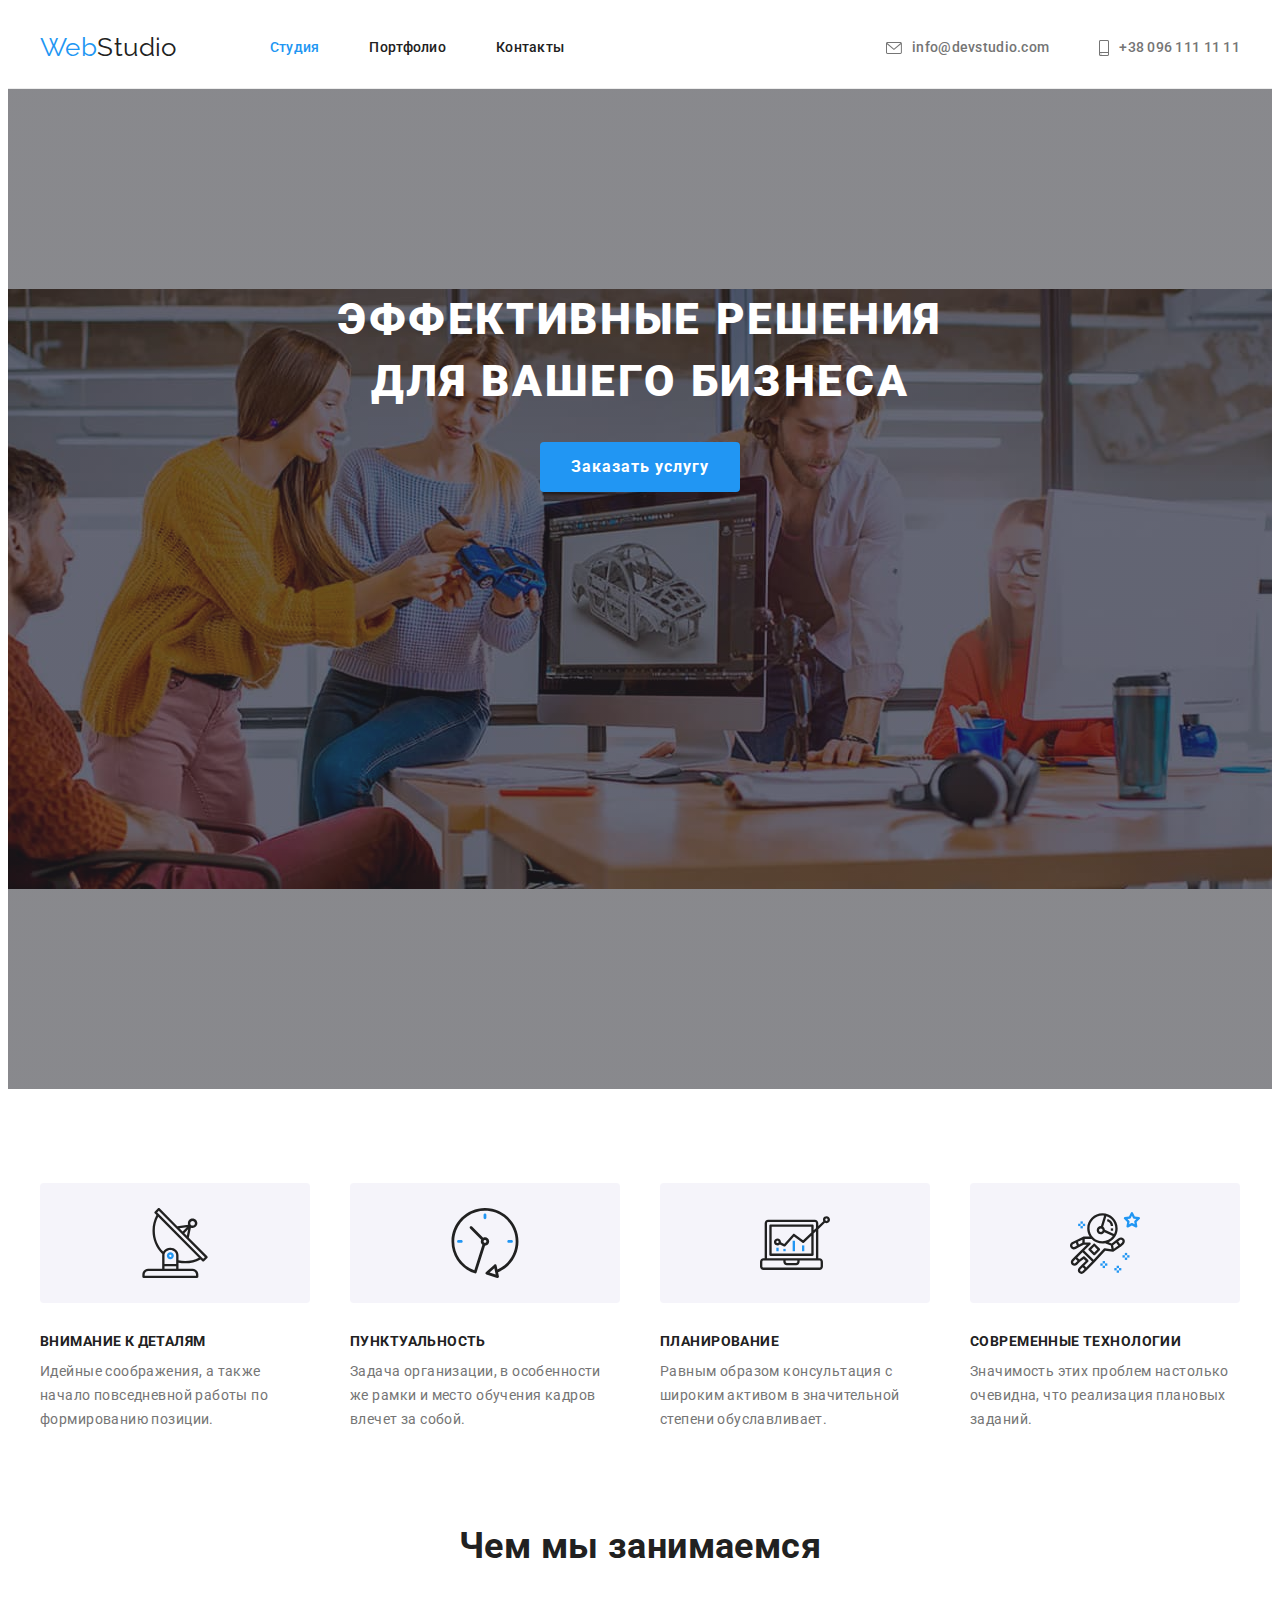
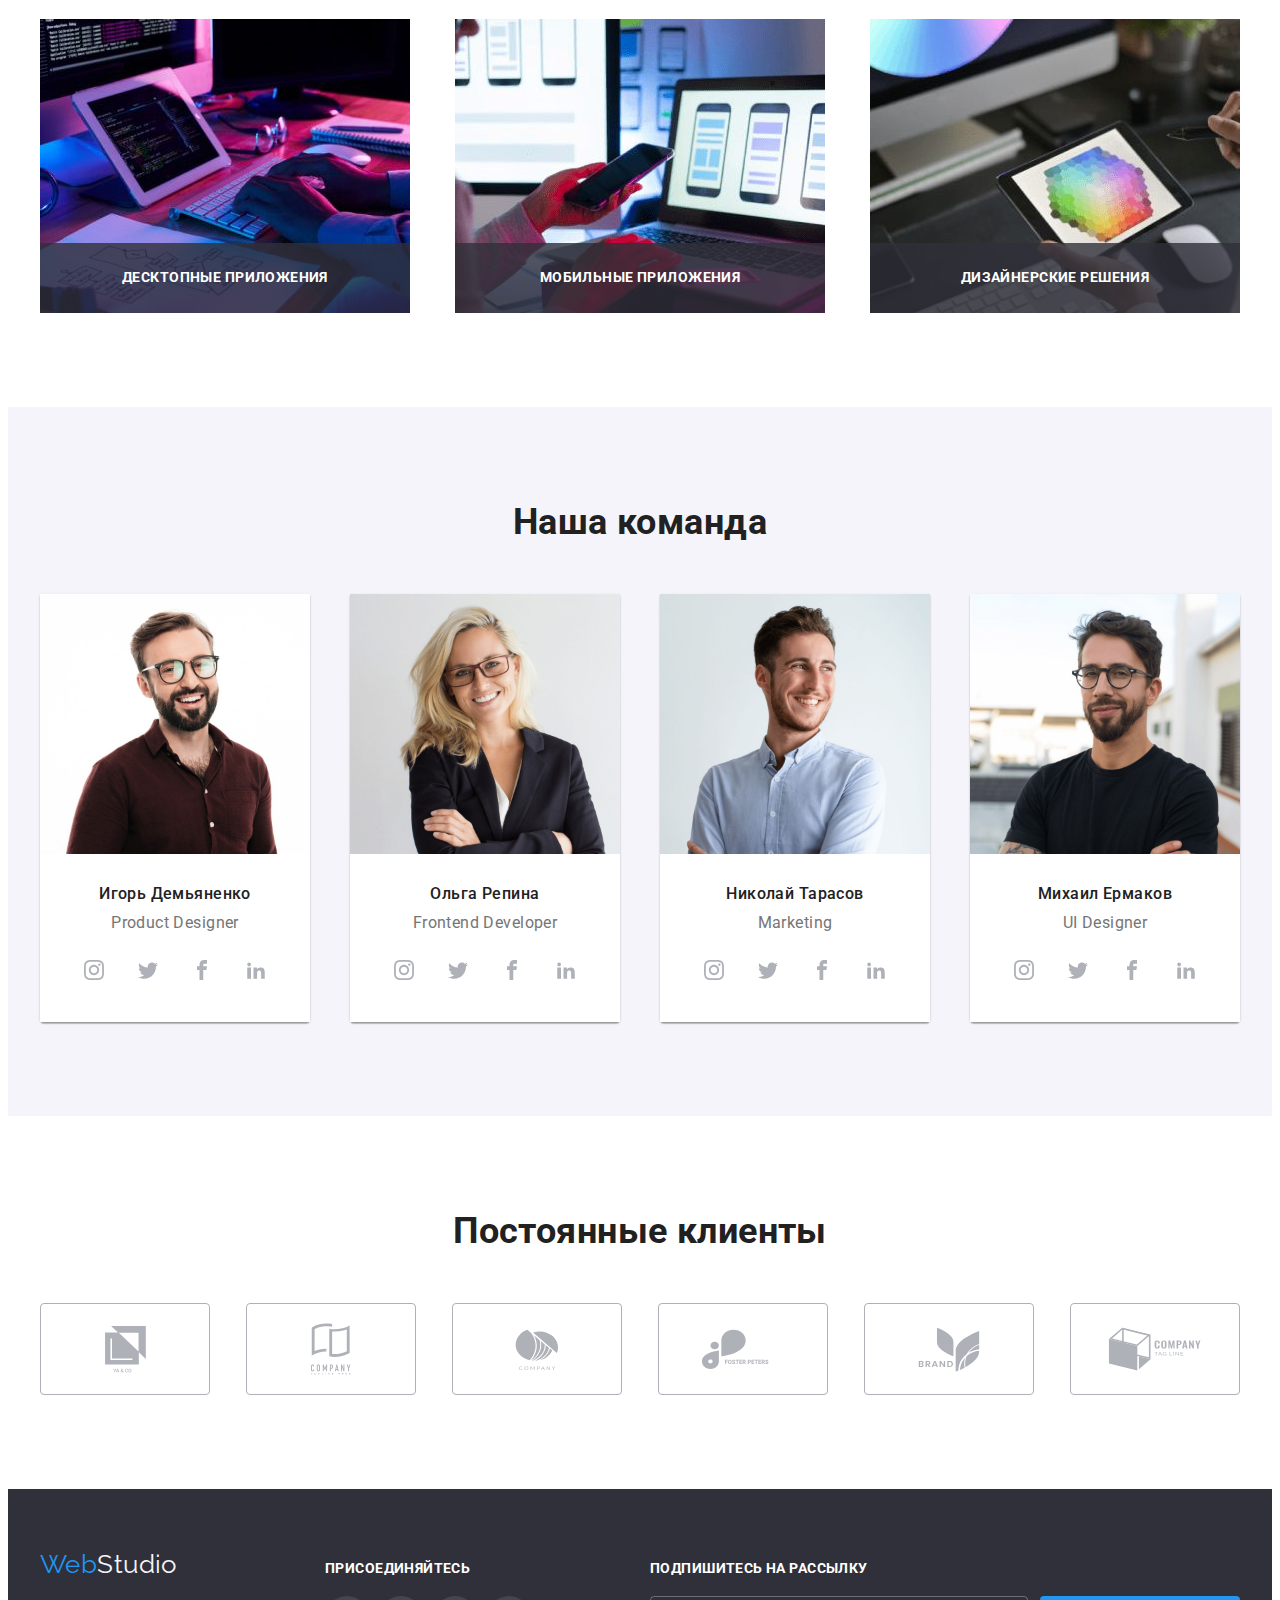
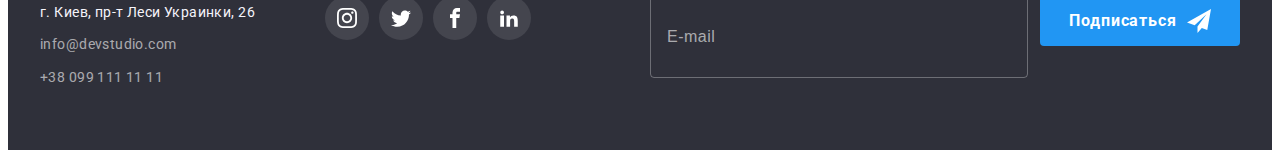
<file: index.html>
<!DOCTYPE html>
<html lang="ru">
  <head>
    <meta charset="UTF-8" />
    <meta http-equiv="X-UA-Compatible" content="IE=edge" />
    <meta name="viewport" content="width=device-width, initial-scale=1.0" />
    <title>Document</title>

    <link
      rel="stylesheet"
      href="https://cdnjs.cloudflare.com/ajax/libs/modern-normalize/1.1.0/modern-normalize.min.css"
      integrity="sha512-wpPYUAdjBVSE4KJnH1VR1HeZfpl1ub8YT/NKx4PuQ5NmX2tKuGu6U/JRp5y+Y8XG2tV+wKQpNHVUX03MfMFn9Q=="
      crossorigin="anonymous"
      referrerpolicy="no-referrer"
    />
    <link
      href="https://fonts.googleapis.com/css2?family=Raleway:wght@700&family=Roboto:wght@400;500;700;900&display=swap"
      rel="stylesheet"
    />
    <link rel="stylesheet" href="./css/main.min.css" />
  </head>

  <body>
    <header>
      <div class="container">
        <div class="mean-nav">
          <nav class="navigation">
            <a class="logo">Web<span>Studio</span></a>
            <ul class="navigation__list">
              <li class="navigation__item">
                <a href="" class="navigation__link navigation__link--current"
                  >Студия</a
                >
              </li>
              <li class="navigation__item">
                <a href="./portfolio.html" class="navigation__link"
                  >Портфолио</a
                >
              </li>
              <li class="navigation__item">
                <a href="" class="navigation__link">Контакты</a>
              </li>
            </ul>
          </nav>
          <ul class="contact">
            <li class="contact__item">
              <a
                href="mailto:info@devstudio.com"
                class="contact__link contact__link--header"
                ><svg class="contact__icon" width="16" height="12">
                  <use href="./images/symbol-defs.svg#icon-envelope"></use></svg
                >info@devstudio.com</a
              >
            </li>
            <li class="contact__item">
              <a
                href="tel:+380961111111"
                class="contact__link contact__link--header"
                ><svg class="contact__icon" width="10" height="16">
                  <use
                    href="./images/symbol-defs.svg#icon-smartphone"
                  ></use></svg
                >+38 096 111 11 11</a
              >
            </li>
          </ul>
        </div>
      </div>
    </header>
    <main>
      <section class="hero">
        <div class="container">
          <h1 class="hero__title">Эффективные решения для вашего бизнеса</h1>
          <button class="button-button" type="button" data-modal-open>
            Заказать услугу
          </button>
        </div>
      </section>
      <section class="advantage">
        <div class="container">
          <h2 class="visually-hidden">Преимущества</h2>
          <ul class="advantage__list">
            <li class="advantage__item antenna">
              <h3 class="advantage__title">Внимание к деталям</h3>
              <p class="advantage__text">
                Идейные соображения, а также начало повседневной работы по
                формированию позиции.
              </p>
            </li>
            <li class="advantage__item astronaut">
              <h3 class="advantage__title">Пунктуальность</h3>
              <p class="advantage__text">
                Задача организации, в особенности же рамки и место обучения
                кадров влечет за собой.
              </p>
            </li>
            <li class="advantage__item clock">
              <h3 class="advantage__title">Планирование</h3>
              <p class="advantage__text">
                Равным образом консультация с широким активом в значительной
                степени обуславливает.
              </p>
            </li>
            <li class="advantage__item diagram">
              <h3 class="advantage__title">Современные технологии</h3>
              <p class="advantage__text">
                Значимость этих проблем настолько очевидна, что реализация
                плановых заданий.
              </p>
            </li>
          </ul>
        </div>
      </section>
      <section class="service">
        <div class="container">
          <h2 class="section-title">Чем мы занимаемся</h2>
          <ul class="service__list">
            <li class="service__item">
              <img
                src="./images/img-0.jpg"
                alt="Программированиие"
                width="370"
              />
              <div class="service__inscription">
                <p>Десктопные приложения</p>
              </div>
            </li>
            <li class="service__item">
              <img
                src="./images/img-1.jpg"
                alt="Разработка мобильноо приложения"
                width="370"
              />
              <div class="service__inscription">
                <p>Мобильные приложения</p>
              </div>
            </li>
            <li class="service__item">
              <img
                src="./images/img-2.jpg"
                alt="Цветовая палитра"
                width="370"
              />
              <div class="service__inscription">
                <p>Дизайнерские решения</p>
              </div>
            </li>
          </ul>
        </div>
      </section>
      <section class="team">
        <div class="container">
          <h2 class="section-title">Наша команда</h2>
          <ul class="team__list">
            <li class="team__item">
              <img
                src="./images/ИгорьДемьяненко.jpg"
                alt="Игорь Демьяненко"
                width="270"
              />
              <div class="team__work">
                <h3 class="team__title">Игорь Демьяненко</h3>
                <p class="team__profession">Product Designer</p>

                <ul class="social-list">
                  <li class="social-list__item">
                    <a href="" class="social-list__link">
                      <svg class="social-list__icon" width="20" height="20">
                        <use
                          href="./images/symbol-defs.svg#icon-instagram"
                        ></use>
                      </svg>
                    </a>
                  </li>
                  <li class="social-list__item">
                    <a href="" class="social-list__link">
                      <svg class="social-list__icon" width="20" height="20">
                        <use href="./images/symbol-defs.svg#icon-twitter"></use>
                      </svg>
                    </a>
                  </li>
                  <li class="social-list__item">
                    <a href="" class="social-list__link">
                      <svg class="social-list__icon" width="20" height="20">
                        <use
                          href="./images/symbol-defs.svg#icon-facebook"
                        ></use>
                      </svg>
                    </a>
                  </li>
                  <li class="social-list__item">
                    <a href="" class="social-list__link">
                      <svg class="social-list__icon" width="20" height="20">
                        <use
                          href="./images/symbol-defs.svg#icon-linkedin"
                        ></use>
                      </svg>
                    </a>
                  </li>
                </ul>
              </div>
            </li>
            <li class="team__item">
              <img
                src="./images/ОльгаРепина.jpg"
                alt="Ольга Репина"
                width="270"
              />
              <div class="team__work">
                <h3 class="team__title">Ольга Репина</h3>
                <p class="team__profession">Frontend Developer</p>
                <ul class="social-list">
                  <li class="social-list__item">
                    <a href="" class="social-list__link">
                      <svg class="social-list__icon" width="20" height="20">
                        <use
                          href="./images/symbol-defs.svg#icon-instagram"
                        ></use>
                      </svg>
                    </a>
                  </li>
                  <li class="social-list__item">
                    <a href="" class="social-list__link">
                      <svg class="social-list__icon" width="20" height="20">
                        <use href="./images/symbol-defs.svg#icon-twitter"></use>
                      </svg>
                    </a>
                  </li>
                  <li class="social-list__item">
                    <a href="" class="social-list__link">
                      <svg class="social-list__icon" width="20" height="20">
                        <use
                          href="./images/symbol-defs.svg#icon-facebook"
                        ></use>
                      </svg>
                    </a>
                  </li>
                  <li class="social-list__item">
                    <a href="" class="social-list__link">
                      <svg class="social-list__icon" width="20" height="20">
                        <use
                          href="./images/symbol-defs.svg#icon-linkedin"
                        ></use>
                      </svg>
                    </a>
                  </li>
                </ul>
              </div>
            </li>
            <li class="team__item">
              <img
                src="./images/НиколайТарасов.jpg"
                alt="Николай Тарасов"
                width="270"
                class="master-img"
              />
              <div class="team__work">
                <h3 class="team__title">Николай Тарасов</h3>
                <p class="team__profession">Marketing</p>
                <ul class="social-list">
                  <li class="social-list__item">
                    <a href="" class="social-list__link">
                      <svg class="social-list__icon" width="20" height="20">
                        <use
                          href="./images/symbol-defs.svg#icon-instagram"
                        ></use>
                      </svg>
                    </a>
                  </li>
                  <li class="social-list__item">
                    <a href="" class="social-list__link">
                      <svg class="social-list__icon" width="20" height="20">
                        <use href="./images/symbol-defs.svg#icon-twitter"></use>
                      </svg>
                    </a>
                  </li>
                  <li class="social-list__item">
                    <a href="" class="social-list__link">
                      <svg class="social-list__icon" width="20" height="20">
                        <use
                          href="./images/symbol-defs.svg#icon-facebook"
                        ></use>
                      </svg>
                    </a>
                  </li>
                  <li class="social-list__item">
                    <a href="" class="social-list__link">
                      <svg class="social-list__icon" width="20" height="20">
                        <use
                          href="./images/symbol-defs.svg#icon-linkedin"
                        ></use>
                      </svg>
                    </a>
                  </li>
                </ul>
              </div>
            </li>
            <li class="team__item">
              <img
                src="./images/МихаилЕрмаков.jpg"
                alt="Михаил Ермаков"
                width="270"
              />
              <div class="team__work">
                <h3 class="team__title">Михаил Ермаков</h3>
                <p class="team__profession">UI Designer</p>
                <ul class="social-list">
                  <li class="social-list__item">
                    <a href="" class="social-list__link">
                      <svg class="social-list__icon" width="20" height="20">
                        <use
                          href="./images/symbol-defs.svg#icon-instagram"
                        ></use>
                      </svg>
                    </a>
                  </li>
                  <li class="social-list__item">
                    <a href="" class="social-list__link">
                      <svg class="social-list__icon" width="20" height="20">
                        <use href="./images/symbol-defs.svg#icon-twitter"></use>
                      </svg>
                    </a>
                  </li>
                  <li class="social-list__item">
                    <a href="" class="social-list__link">
                      <svg class="social-list__icon" width="20" height="20">
                        <use
                          href="./images/symbol-defs.svg#icon-facebook"
                        ></use>
                      </svg>
                    </a>
                  </li>
                  <li class="social-list__item">
                    <a href="" class="social-list__link">
                      <svg class="social-list__icon" width="20" height="20">
                        <use
                          href="./images/symbol-defs.svg#icon-linkedin"
                        ></use>
                      </svg>
                    </a>
                  </li>
                </ul>
              </div>
            </li>
          </ul>
        </div>
      </section>
      <section class="clients">
        <div class="container">
          <h2 class="section-title">Постоянные клиенты</h2>
          <ul class="clients__list">
            <li class="clients__item">
              <a href="" class="clients__link">
                <svg class="clients__icon" width="41" height="46.7">
                  <use href="./images/symbol-defs.svg#icon-clients-1"></use>
                </svg>
              </a>
            </li>
            <li class="clients__item">
              <a href="" class="clients__link">
                <svg class="clients__icon" width="40" height="52">
                  <use href="./images/symbol-defs.svg#icon-clients-2"></use>
                </svg>
              </a>
            </li>
            <li class="clients__item">
              <a href="" class="clients__link">
                <svg class="clients__icon" width="43.5" height="41.2">
                  <use href="./images/symbol-defs.svg#icon-clients-3"></use>
                </svg>
              </a>
            </li>
            <li class="clients__item">
              <a href="" class="clients__link">
                <svg class="clients__icon" width="84.4" height="40.6">
                  <use href="./images/symbol-defs.svg#icon-clients-4"></use>
                </svg>
              </a>
            </li>
            <li class="clients__item">
              <a href="" class="clients__link">
                <svg class="clients__icon" width="62.5" height="45.4">
                  <use href="./images/symbol-defs.svg#icon-clients-5"></use>
                </svg>
              </a>
            </li>
            <li class="clients__item">
              <a href="" class="clients__link">
                <svg class="clients__icon" width="93.8" height="43.9">
                  <use href="./images/symbol-defs.svg#icon-clients-6"></use>
                </svg>
              </a>
            </li>
          </ul>
        </div>
      </section>
    </main>

    <footer class="footer">
      <div class="container">
        <div class="footer__inform">
          <div class="footer__logo">
            <a class="footer__logo">Web<span>Studio</span></a>
          </div>
          <address>
            <ul class="footer-contact">
              <li class="footer-contact__item">
                <p class="footer-contact__adress">
                  г. Киев, пр-т Леси Украинки, 26
                </p>
              </li>
              <li class="footer-contact__item">
                <a href="mailto:info@devstudio.com" class="footer-contact__link"
                  >info@devstudio.com
                </a>
              </li>
              <li class="footer-contact__item">
                <a href="tel:+380991111111" class="footer-contact__link">
                  +38 099 111 11 11
                </a>
              </li>
            </ul>
          </address>
        </div>

        <div class="footer-contact__social">
          <p class="footer-contact__text">присоединяйтесь</p>
          <ul class="social-list">
            <li class="social-list__item">
              <a href="" class="footer-soc-link">
                <svg class="footer-soc-icon" width="20" height="20">
                  <use href="./images/symbol-defs.svg#icon-instagram"></use>
                </svg>
              </a>
            </li>
            <li class="social-list__item">
              <a href="" class="footer-soc-link">
                <svg class="footer-soc-icon" width="20" height="20">
                  <use href="./images/symbol-defs.svg#icon-twitter"></use>
                </svg>
              </a>
            </li>
            <li class="social-list__item">
              <a href="" class="footer-soc-link">
                <svg class="footer-soc-icon" width="20" height="20">
                  <use href="./images/symbol-defs.svg#icon-facebook"></use>
                </svg>
              </a>
            </li>
            <li class="social-list__item">
              <a href="" class="footer-soc-link">
                <svg class="footer-soc-icon" width="20" height="20">
                  <use href="./images/symbol-defs.svg#icon-linkedin"></use>
                </svg>
              </a>
            </li>
          </ul>
        </div>

        <form class="form-footer">
          <p class="footer-contact__text">Подпишитесь на рассылку</p>
          <div class="form-footer__speaker">
            <label for="mail"></label>
            <input type="email" name="mail" id="mail" placeholder="E-mail" />
            <button class="button-form" type="submit">
              Подписаться<svg class="button-form-icon" width="24" height="24">
                <use href="./images/symbol-defs.svg#icon-send"></use>
              </svg>
            </button>
          </div>
        </form>
      </div>
    </footer>

    <div class="backdrop is-hidden" data-modal>
      <div class="modal">
        <button type="button" class="modal-close" data-modal-close>
          <svg width="18" height="18">
            <use href="./images/symbol-defs.svg#icon-close"></use>
          </svg>
        </button>
        <p class="modal__title">Оставьте свои данные, мы вам перезвоним</p>
        <form>
          <label class="modal__label" for="user-name">Имя</label>
          <div class="modal__wrap">
            <input
              type="text"
              class="modal__input"
              name="user-name"
              required
              id="user-name"
            />
            <svg class="modal__icon" width="18" height="18">
              <use href="./images/symbol-defs.svg#icon-person"></use>
            </svg>
          </div>
          <label class="modal__label" for="user-name">Телефон</label>
          <div class="modal__wrap">
            <input type="text" class="modal__input" name="user-tel" required />
            <svg class="modal__icon" width="18" height="18">
              <use href="./images/symbol-defs.svg#icon-phone"></use>
            </svg>
          </div>
          <label class="modal__label" for="user-name">Почта</label>
          <div class="modal__wrap">
            <input type="text" class="modal__input" name="user-email" />
            <svg class="modal__icon" width="18" height="18">
              <use href="./images/symbol-defs.svg#icon-email"></use>
            </svg>
          </div>
          <label class="modal__label" for="comment">Комментарий</label>
          <div class="modal__wrap">
            <textarea
              class="modal__textarea"
              name="comment"
              id="comment"
              placeholder="Введите текст"
            ></textarea>
          </div>
          <div class="check">
            <label class="check__label">
              <input class="check__input visually-hidden" type="checkbox" />
              <span class="check__box"></span> Соглашаюсь с рассылкой и
              принимаю<a class="checkbox__link" href="">Условия договора</a>
            </label>
          </div>
          <button class="modal__button" type="submit">Отправить</button>
        </form>
      </div>
    </div>
    <script src="./js/modal.js"></script>
  </body>
</html>
</file>
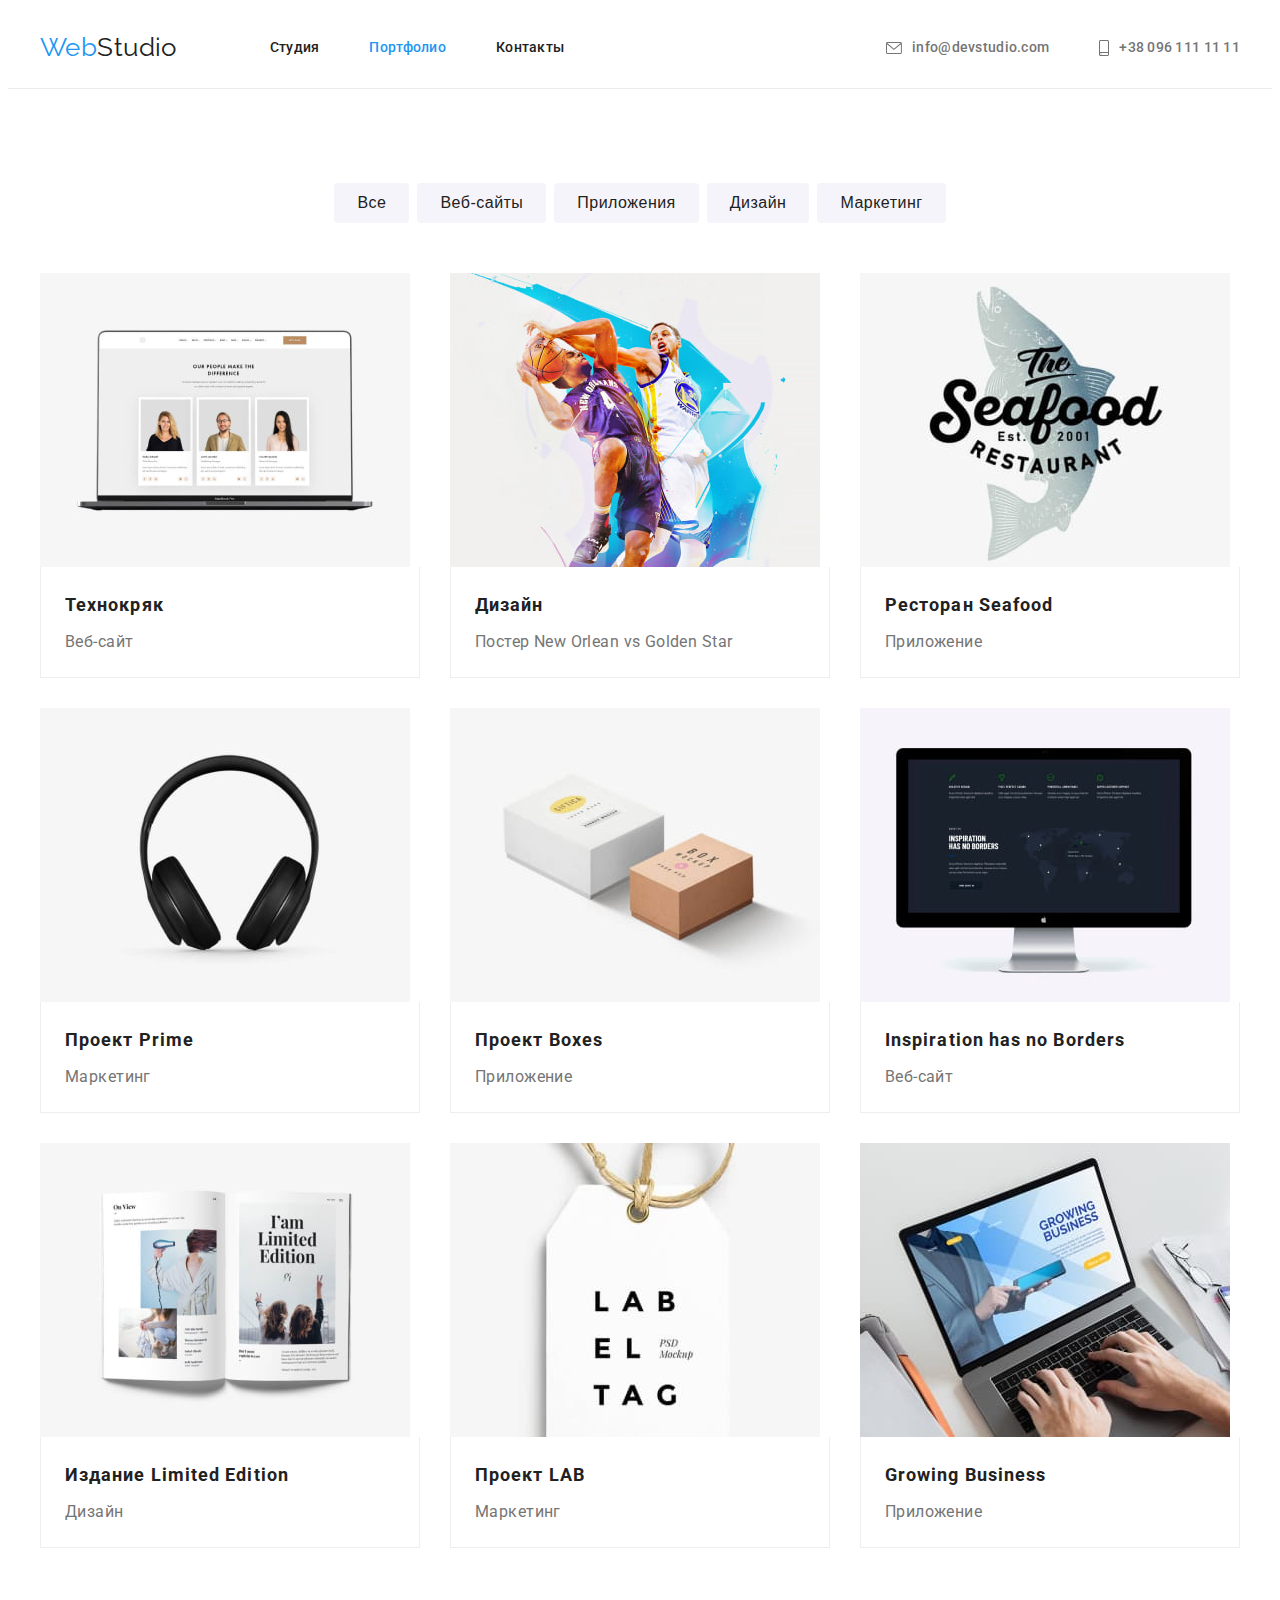
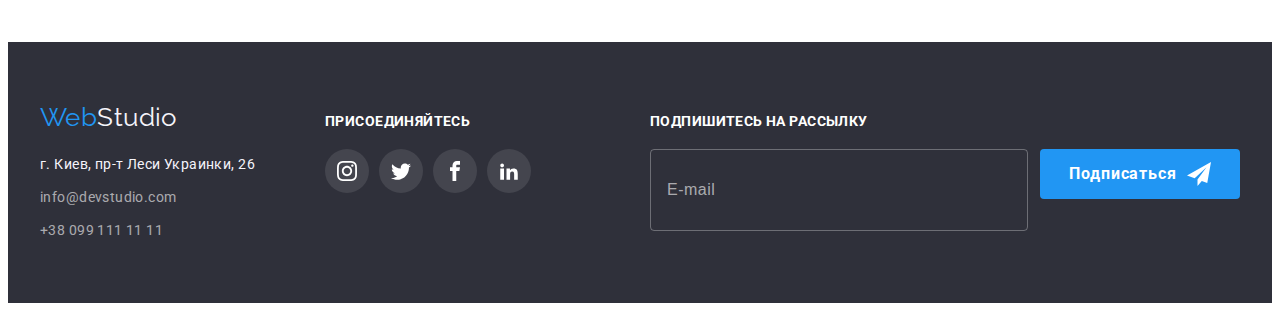
<file: portfolio.html>
<!DOCTYPE html>
<html lang="ru">
  <head>
    <meta charset="UTF-8" />
    <meta http-equiv="X-UA-Compatible" content="IE=edge" />
    <meta name="viewport" content="width=device-width, initial-scale=1.0" />
    <title>Document</title>

    <link
      rel="stylesheet"
      href="https://cdnjs.cloudflare.com/ajax/libs/modern-normalize/1.1.0/modern-normalize.min.css"
      integrity="sha512-wpPYUAdjBVSE4KJnH1VR1HeZfpl1ub8YT/NKx4PuQ5NmX2tKuGu6U/JRp5y+Y8XG2tV+wKQpNHVUX03MfMFn9Q=="
      crossorigin="anonymous"
      referrerpolicy="no-referrer"
    />
    <link
      href="https://fonts.googleapis.com/css2?family=Raleway:wght@700&family=Roboto:wght@400;500;700;900&display=swap"
      rel="stylesheet"
    />
    <link rel="stylesheet" href="./css/main.min.css" />
  </head>

  <body>
    <header>
      <div class="container">
        <div class="mean-nav">
          <nav class="navigation">
            <a class="logo">Web<span>Studio</span></a>
            <ul class="navigation__list">
              <li class="navigation__item">
                <a href="./index.html" class="navigation__link">Студия</a>
              </li>
              <li class="navigation__item">
                <a href="" class="navigation__link navigation__link--current"
                  >Портфолио</a
                >
              </li>
              <li class="navigation__item">
                <a href="" class="navigation__link">Контакты</a>
              </li>
            </ul>
          </nav>
          <ul class="contact">
            <li class="contact__item">
              <a
                href="mailto:info@devstudio.com"
                class="contact__link contact__link--header"
                ><svg class="contact__icon" width="16" height="12">
                  <use href="./images/symbol-defs.svg#icon-envelope"></use></svg
                >info@devstudio.com</a
              >
            </li>
            <li class="contact__item">
              <a
                href="tel:+380961111111"
                class="contact__link contact__link--header"
                ><svg class="contact__icon" width="10" height="16">
                  <use
                    href="./images/symbol-defs.svg#icon-smartphone"
                  ></use></svg
                >+38 096 111 11 11</a
              >
            </li>
          </ul>
        </div>
      </div>
    </header>
    <main>
      <section class="portfolio">
        <div class="container">
          <h1 class="visually-hidden">Портфолио</h1>
          <ul class="list-button">
            <li class="item">
              <button class="button-primary" type="button">Все</button>
            </li>
            <li class="item">
              <button class="button-primary" type="button">Веб-сайты</button>
            </li>
            <li class="item">
              <button class="button-primary" type="button">Приложения</button>
            </li>
            <li class="item">
              <button class="button-primary" type="button">Дизайн</button>
            </li>
            <li class="item">
              <button class="button-primary" type="button">Маркетинг</button>
            </li>
          </ul>

          <ul class="gallery-list">
            <li class="item">
              <a class="gallery-link">
                <div class="gallery-overlay">
                  <img
                    src="./images/Технокряк.jpg"
                    alt="Веб-сайт Технокряк"
                    width="370"
                    class="item-img"
                  />
                  <p class="gallery-overlay-text">
                    Ресурс предлагает комплексные предложения с разным уровнем
                    функционала и сервисов. Все это позволит посетителю получить
                    исчерпывающие сведения о компании или частном лице.
                  </p>
                </div>
                <div class="container-title">
                  <h2 class="title">Технокряк</h2>
                  <p class="text">Веб-сайт</p>
                </div>
              </a>
            </li>

            <li class="item">
              <a class="gallery-link">
                <div class="gallery-overlay">
                  <img
                    src="./images/Постер.jpg"
                    alt="Постер New Orlean vs Golden Star"
                    width="370"
                    class="item-img"
                  />
                  <p class="gallery-overlay-text">
                    Ресурс предлагает комплексные предложения с разным уровнем
                    функционала и сервисов. Все это позволит посетителю получить
                    исчерпывающие сведения о компании или частном лице.
                  </p>
                </div>
                <div class="container-title">
                  <h2 class="title">Дизайн</h2>
                  <p class="text">Постер New Orlean vs Golden Star</p>
                </div>
              </a>
            </li>

            <li class="item">
              <a class="gallery-link">
                <div class="gallery-overlay">
                  <img
                    src="./images/Ресторан.jpg"
                    alt="Ресторан Seafood"
                    width="370"
                    class="item-img"
                  />
                  <p class="gallery-overlay-text">
                    Ресурс предлагает комплексные предложения с разным уровнем
                    функционала и сервисов. Все это позволит посетителю получить
                    исчерпывающие сведения о компании или частном лице.
                  </p>
                </div>
                <div class="container-title">
                  <h2 class="title">Ресторан Seafood</h2>
                  <p class="text">Приложение</p>
                </div>
              </a>
            </li>

            <li class="item">
              <a class="gallery-link">
                <div class="gallery-overlay">
                  <img
                    src="./images/ПроектPrime.jpg"
                    alt="Проект Prime"
                    width="370"
                    class="item-img"
                  />
                  <p class="gallery-overlay-text">
                    Ресурс предлагает комплексные предложения с разным уровнем
                    функционала и сервисов. Все это позволит посетителю получить
                    исчерпывающие сведения о компании или частном лице.
                  </p>
                </div>
                <div class="container-title">
                  <h2 class="title">Проект Prime</h2>
                  <p class="text">Маркетинг</p>
                </div>
              </a>
            </li>

            <li class="item">
              <a class="gallery-link">
                <div class="gallery-overlay">
                  <img
                    src="./images/ПроектBoxes.jpg"
                    alt="Проект Boxes"
                    width="370"
                    class="item-img"
                  />
                  <p class="gallery-overlay-text">
                    Ресурс предлагает комплексные предложения с разным уровнем
                    функционала и сервисов. Все это позволит посетителю получить
                    исчерпывающие сведения о компании или частном лице.
                  </p>
                </div>
                <div class="container-title">
                  <h2 class="title">Проект Boxes</h2>
                  <p class="text">Приложение</p>
                </div>
              </a>
            </li>

            <li class="item">
              <a class="gallery-link">
                <div class="gallery-overlay">
                  <img
                    src="./images/Inspiration.jpg"
                    alt="Inspiration has no Borders"
                    width="370"
                    class="item-img"
                  />
                  <p class="gallery-overlay-text">
                    Ресурс предлагает комплексные предложения с разным уровнем
                    функционала и сервисов. Все это позволит посетителю получить
                    исчерпывающие сведения о компании или частном лице.
                  </p>
                </div>
                <div class="container-title">
                  <h2 class="title">Inspiration has no Borders</h2>
                  <p class="text">Веб-сайт</p>
                </div>
              </a>
            </li>
            <li class="item">
              <a class="gallery-link">
                <div class="gallery-overlay">
                  <img
                    src="./images/Издание.jpg"
                    alt="Издание Limited Edition"
                    width="370"
                    class="item-img"
                  />
                  <p class="gallery-overlay-text">
                    Ресурс предлагает комплексные предложения с разным уровнем
                    функционала и сервисов. Все это позволит посетителю получить
                    исчерпывающие сведения о компании или частном лице.
                  </p>
                </div>
                <div class="container-title">
                  <h2 class="title">Издание Limited Edition</h2>
                  <p class="text">Дизайн</p>
                </div>
              </a>
            </li>
            <li class="item">
              <a class="gallery-link">
                <div class="gallery-overlay">
                  <img
                    src="./images/ПроектLAB.jpg"
                    alt="Проект LAB"
                    width="370"
                    class="item-img"
                  />
                  <p class="gallery-overlay-text">
                    Ресурс предлагает комплексные предложения с разным уровнем
                    функционала и сервисов. Все это позволит посетителю получить
                    исчерпывающие сведения о компании или частном лице.
                  </p>
                </div>
                <div class="container-title">
                  <h2 class="title">Проект LAB</h2>
                  <p class="text">Маркетинг</p>
                </div>
              </a>
            </li>
            <li class="item">
              <a class="gallery-link">
                <div class="gallery-overlay">
                  <img
                    src="./images/Growing.jpg"
                    alt="Growing Business"
                    width="370"
                    class="item-img"
                  />
                  <p class="gallery-overlay-text">
                    Ресурс предлагает комплексные предложения с разным уровнем
                    функционала и сервисов. Все это позволит посетителю получить
                    исчерпывающие сведения о компании или частном лице.
                  </p>
                </div>
                <div class="container-title">
                  <h2 class="title">Growing Business</h2>
                  <p class="text">Приложение</p>
                </div>
              </a>
            </li>
          </ul>
        </div>
      </section>
    </main>
    <footer class="footer">
      <div class="container">
        <div class="footer__inform">
          <div class="footer__logo">
            <a class="footer__logo">Web<span>Studio</span></a>
          </div>
          <address>
            <ul class="footer-contact">
              <li class="footer-contact__item">
                <p class="footer-contact__adress">
                  г. Киев, пр-т Леси Украинки, 26
                </p>
              </li>
              <li class="footer-contact__item">
                <a href="mailto:info@devstudio.com" class="footer-contact__link"
                  >info@devstudio.com
                </a>
              </li>
              <li class="footer-contact__item">
                <a href="tel:+380991111111" class="footer-contact__link">
                  +38 099 111 11 11
                </a>
              </li>
            </ul>
          </address>
        </div>

        <div class="footer-contact__social">
          <p class="footer-contact__text">присоединяйтесь</p>
          <ul class="social-list">
            <li class="social-list__item">
              <a href="" class="footer-soc-link">
                <svg class="footer-soc-icon" width="20" height="20">
                  <use href="./images/symbol-defs.svg#icon-instagram"></use>
                </svg>
              </a>
            </li>
            <li class="social-list__item">
              <a href="" class="footer-soc-link">
                <svg class="footer-soc-icon" width="20" height="20">
                  <use href="./images/symbol-defs.svg#icon-twitter"></use>
                </svg>
              </a>
            </li>
            <li class="social-list__item">
              <a href="" class="footer-soc-link">
                <svg class="footer-soc-icon" width="20" height="20">
                  <use href="./images/symbol-defs.svg#icon-facebook"></use>
                </svg>
              </a>
            </li>
            <li class="social-list__item">
              <a href="" class="footer-soc-link">
                <svg class="footer-soc-icon" width="20" height="20">
                  <use href="./images/symbol-defs.svg#icon-linkedin"></use>
                </svg>
              </a>
            </li>
          </ul>
        </div>

        <form class="form-footer">
          <p class="footer-contact__text">Подпишитесь на рассылку</p>
          <div class="form-footer__speaker">
            <label for="mail"></label>
            <input type="email" name="mail" id="mail" placeholder="E-mail" />
            <button class="button-form" type="submit">
              Подписаться<svg class="button-form-icon" width="24" height="24">
                <use href="./images/symbol-defs.svg#icon-send"></use>
              </svg>
            </button>
          </div>
        </form>
      </div>
    </footer>
  </body>
</html>
</file>
<file: css/main.min.css>
body{font-family:Roboto,sans-serif;letter-spacing:.03em;color:var(--main-text-color);background-color:var(--main-bgd-color);font-size:14px}.container{width:1200px;padding:0 15px;margin:0 auto}section{padding-top:var(--typical-padding);padding-bottom:var(--typical-padding)}.visually-hidden{position:absolute;width:1px;height:1px;margin:-1px;border:0;padding:0;white-space:nowrap;clip-path:inset(100%);clip:rect(0 0 0 0);overflow:hidden}ul{list-style:none;margin:0;padding-left:0}img{display:block;max-width:100%;height:auto}p,h1,h2,h3,h4,h5,h6{margin:0}header{border-bottom:1px solid #ececec}.mean-nav{display:flex;align-items:center}.navigation{display:flex}.logo{font-family:Raleway;color:var(--bgd-color);font-size:26px;line-height:1.2;padding-top:24px;padding-bottom:25px}.logo span{color:var(--title-text-color)}.navigation__list{display:flex;margin-left:93px;align-items:center}.navigation__list .navigation__item+.navigation__item{margin-left:50px}.navigation__link{color:var(--title-text-color);font-weight:500;font-size:14px;line-height:1.14;letter-spacing:.02em;text-decoration:none;padding-top:32px;padding-bottom:32px;display:block;transition:color 250ms cubic-bezier(0.4, 0, 0.2, 1)}.navigation__link:hover,.navigation__link:focus{color:var(--bgd-color)}.navigation__link--current{color:var(--bgd-color)}.navigation__link--current::after{content:"";display:block;width:100%;height:4px;border-radius:2px;background-color:var(--bgd-color);opacity:1;bottom:-1px}.navigation__link{position:relative}.navigation__link::after{position:absolute;content:"";display:block;width:100%;height:4px;border-radius:2px;background-color:var(--bgd-color);opacity:0;transition:opacity 250ms cubic-bezier(0.4, 0, 0.2, 1);margin-top:32px;bottom:-1px}.navigation__link:hover::after{opacity:1}.contact{display:flex;margin-left:auto}.contact__item+.contact__item{margin-left:50px}.contact__link--header{font-family:"Roboto";font-style:normal;font-weight:500;font-size:14px;line-height:1.14;letter-spacing:.02em;color:var(--main-text-color);text-decoration:none;align-items:center}.contact__link{display:flex;padding-top:32px;padding-bottom:32px;align-items:center;transition:color 250ms}.contact__link:hover{color:var(--bgd-color)}.contact__icon{fill:currentColor;margin-right:10px}.hero{max-width:1600px;height:600px;margin:auto;background-image:linear-gradient(to right, rgba(47, 48, 58, 0.4), rgba(47, 48, 58, 0.4)),url(../images/hero.jpg);background-repeat:no-repeat;background-position:center;background-size:1600px,1600px,cover;background-color:#c4c4c4;text-align:center;padding:200px 0}.hero__title{color:var(--main-bgd-color);font-weight:900;font-size:44px;line-height:1.4;letter-spacing:.06em;text-transform:uppercase;margin-bottom:30px;margin-left:auto;margin-right:auto;width:696px}.advantage__list{display:flex;flex-wrap:wrap;justify-content:space-between}.advantage__item::before{content:"";display:block;height:120px;background-repeat:no-repeat;background-position:center;background-color:#f5f4fa;border-radius:4px;margin-bottom:30px}.antenna::before{background-image:url(../images/antenna.svg)}.astronaut::before{background-image:url(../images/clock.svg)}.clock::before{background-image:url(../images/diagram.svg)}.diagram::before{background-image:url(../images/astronaut.svg)}.advantage__title{color:var(--title-text-color);font-weight:700;line-height:1.2;font-size:14px;letter-spacing:.03em;text-transform:uppercase;margin-top:0;margin-bottom:10px}.advantage__text{line-height:1.7;max-width:270px}.service{padding-top:0}.service__list{display:flex;justify-content:space-between}.section-title{font-weight:700;font-size:36px;line-height:1.2;color:var(--title-text-color);margin-bottom:50px;text-align:center}.service__item{position:relative}.service__inscription{position:absolute;background-color:rgba(47,48,58,.8);left:0;bottom:0;display:flex;align-items:center;justify-content:center;width:100%;height:70px}.service__inscription>p{font-weight:700;line-height:1.14;text-align:center;letter-spacing:.03em;text-transform:uppercase;color:var(--main-bgd-color)}.team{background-color:var(--secondary-color)}.team__item{box-shadow:0px 1px 3px rgba(0,0,0,.12),0px 1px 1px rgba(0,0,0,.14),0px 2px 1px rgba(0,0,0,.2);border-radius:0px 0px 4px 4px}.team__list{display:flex;justify-content:space-between}.team__work{background:var(--main-bgd-color);padding:30px 0}.team__title{font-weight:500;font-size:16px;line-height:1.2;color:var(--title-text-color);margin-bottom:10px;text-align:center}.team__profession{font-size:16px;line-height:1.2;text-align:center;margin-bottom:16px}.clients__list{display:flex;justify-content:space-between}.clients__link{width:170px;height:92px;display:flex;justify-content:center;border:1px solid #afb1b8;box-sizing:border-box;border-radius:4px;color:#afb1b8;cursor:pointer;align-items:center;transition:color 250ms,border-color 250ms}.clients__link:hover,.clients__link:focus{color:var(--bgd-color);border-color:var(--bgd-color)}.clients__icon{fill:currentColor}.button-button{cursor:pointer;color:var(--main-bgd-color);background-color:var(--bgd-color);font-family:inherit;font-weight:700;font-size:16px;line-height:1.9;letter-spacing:.06em;align-items:center;width:200px;height:50px;display:inline-block;border-radius:4px;border:1px solid rgba(0,0,0,0);transition:background-color 250ms}.button-button:hover,.button-button:focus{background-color:var(--frame-color)}.button-primary{cursor:pointer;color:var(--title-text-color);background-color:var(--secondary-color);border:rgba(0,0,0,0);font-weight:500;font-size:16px;line-height:1.6;letter-spacing:.03em;border-radius:4px;border:1px solid rgba(0,0,0,0);padding:6px 22px;transition:color 250ms cubic-bezier(0.4, 0, 0.2, 1),background-color 250ms cubic-bezier(0.4, 0, 0.2, 1),box-shadow 250ms cubic-bezier(0.4, 0, 0.2, 1)}.button-primary:hover,.button-primary:focus{color:var(--main-bgd-color);background-color:var(--bgd-color);box-shadow:0px 3px 1px rgba(0,0,0,.1),0px 1px 2px rgba(0,0,0,.08),0px 2px 2px rgba(0,0,0,.12)}.gallery-list{display:flex;flex-wrap:wrap;margin-bottom:-30px;margin-right:-30px}.gallery-list .item{flex-basis:calc((100% - 90px)/3);margin-right:30px;margin-bottom:30px;cursor:pointer}.gallery-link:hover,.gallery-link:focus{box-shadow:0px 1px 1px rgba(0,0,0,.12),0px 4px 4px rgba(0,0,0,.06),1px 4px 6px rgba(0,0,0,.16);display:block}.gallery-list .item:hover .gallery-overlay-text{transform:translateY(0)}.gallery-overlay{position:relative;overflow:hidden}.gallery-overlay-text{position:absolute;top:0;background-color:rgba(33,150,243,.9);color:var(--main-bgd-color);font-size:18px;line-height:1.56;letter-spacing:.03em;padding:63px 24px;height:100%;transform:translateY(100%);transition:var(--typical-transition)}.item-img{display:block}.container-title{padding:20px 24px;box-sizing:border-box;border-left:1px solid #eee;border-right:1px solid #eee;border-bottom:1px solid #eee}.title{font-weight:700;font-size:18px;line-height:2;letter-spacing:.06em;color:var(--title-text-color);margin-bottom:4px}.text{font-size:16px;line-height:1.88}.list-button{display:flex;justify-content:center;margin-bottom:50px}.list-button .item+.item{margin-left:8px}.backdrop{width:100vw;height:100vh;position:fixed;top:0;background-color:rgba(0,0,0,.2);transition:opacity 400ms,visibility 400ms}.backdrop.is-hidden .modal{transform:scale(0.5) rotate(-220deg)}.modal{width:528px;height:581px;background-color:var(--main-bgd-color);box-shadow:0px 1px 3px rgba(0,0,0,.12),0px 1px 1px rgba(0,0,0,.14),0px 2px 1px rgba(0,0,0,.2);border-radius:4px;position:absolute;top:50%;left:50%;transition:transform 500ms;transform:translate(-50%, -50%) scale(1) rotate(0);padding:40px}.modal-close{fill:currentColor;position:absolute;top:8px;right:8px;width:30px;height:30px;border-radius:50%;background-color:rgba(0,0,0,0);border:1px solid rgba(0,0,0,.1);box-sizing:border-box;cursor:pointer;padding:4px;transition:color 250ms cubic-bezier(0.4, 0, 0.2, 1)}.modal-close:hover,.modal-close:focus{color:var(--bgd-color)}.is-hidden{opacity:0;pointer-events:none;visibility:hidden}.modal__title{font-weight:700;font-size:20px;line-height:1.15;text-align:center;letter-spacing:.03em;color:var(--title-text-color);margin-bottom:12px}.modal__wrap{position:relative;margin-bottom:10px}.modal__icon{position:absolute;left:15px;top:50%;transform:translateY(-50%);transition:fill 250ms}.modal__icon:focus{background-color:#2196f3}.modal__input:focus+.modal__icon{fill:var(--bgd-color)}.modal__label{font-size:12px;line-height:1.17;letter-spacing:.01em;color:#757575;margin-bottom:4px;display:block;position:relative;svg-position:absolute}.modal__input{width:100%;height:40px;border:1px solid rgba(33,33,33,.2);border-radius:4px;padding-left:42px;outline:none;transition:border-color 250ms}.modal__input:focus{border:1px solid #2196f3}.modal__textarea{width:100%;height:120px;font-size:12px;line-height:1.17;letter-spacing:.01em;border:1px solid rgba(33,33,33,.2);border-radius:4px;padding:12px 16px;resize:none;outline:none;transition:border-color 250ms cubic-bezier(0.4, 0, 0.2, 1)}.modal__textarea:focus{border:1px solid #2196f3}.check{margin-bottom:30px;margin-top:20px}.check__label{display:flex;align-items:center;justify-content:center}.check__box{display:inline-block;width:16px;height:15px;border:2px solid #212121;border-radius:3px;margin-right:7px}.check__input:checked+.check__box{border-color:var(--bgd-color);background-color:var(--bgd-color);background-image:url("../images/check.svg");background-size:contain;background-origin:border-box}.checkbox__link{border-bottom:1px solid var(--bgd-color);color:var(--bgd-color);margin-left:4px;line-height:100%;text-decoration:none}.modal__button{cursor:pointer;color:var(--main-bgd-color);font-family:inherit;font-weight:700;font-size:16px;line-height:1.9;letter-spacing:.06em;align-items:center;justify-content:center;width:200px;height:50px;background-color:var(--bgd-color);display:flex;border-radius:4px;border:1px solid rgba(0,0,0,0);transition:background-color 250ms cubic-bezier(0.4, 0, 0.2, 1),box-shadow 250ms cubic-bezier(0.4, 0, 0.2, 1);margin:0 auto;left:50px}.modal__button:hover,.modal__button:focus{background-color:#188ce8;box-shadow:0px 4px 4px rgba(0,0,0,.15)}.footer{background-color:var(--accent-color);padding-top:60px;padding-bottom:60px}.footer__logo{font-family:Raleway;color:var(--bgd-color);font-size:26px;line-height:1.2;margin-bottom:20px}.footer__logo span{color:var(--secondary-color)}.footer>.container{display:flex;align-items:baseline}.footer-contact__adress{color:var(--secondary-color);font-style:normal;font-size:14px;line-height:1.7;letter-spacing:.03em}.footer-contact .footer-contact__link{font-family:"Roboto";font-style:normal;font-size:14px;line-height:1.7;letter-spacing:.03em;color:var(--footer-color);text-decoration:none;transition:color 250ms cubic-bezier(0.4, 0, 0.2, 1)}.footer-contact .footer-contact__link:hover{color:var(--bgd-color)}.footer-contact .footer-contact__item:not(:last-child){margin-bottom:9px}.footer-contact__social{margin-left:70px}.footer-contact__text{font-weight:700;font-size:14px;line-height:16px;letter-spacing:.03em;text-transform:uppercase;color:var(--main-bgd-color);margin-bottom:20px}.footer-soc-icon{fill:var(--main-bgd-color)}.footer-soc-link{width:44px;height:44px;border-radius:50%;display:flex;justify-content:center;align-items:center;color:#afb1b8;background-color:rgba(255,255,255,.1);transition:background-color 250ms cubic-bezier(0.4, 0, 0.2, 1)}.footer-soc-link:hover,.footer-soc-link:focus{background-color:#2196f3}.social-list{display:flex;justify-content:center}.social-list__item+.social-list__item{margin-left:10px}.social-list__link{width:44px;height:44px;background-color:var(--main-bgd-color);border-radius:50%;display:flex;justify-content:center;align-items:center;color:#afb1b8;transition:color 250ms,background-color 250ms}.social-list__link:hover,.social-list__link:focus{color:var(--main-bgd-color);background-color:var(--bgd-color)}.social-list__icon{fill:currentColor;transition:fill 850ms cubic-bezier(0.4, 0, 0.2, 1)}.form-footer{margin-left:auto}.form-footer__speaker{display:flex;color:var(--main-bgd-color)}.form-footer__speaker input{width:358px;height:50px;font-size:16px;line-height:1.25;letter-spacing:.03em;padding-left:16px;padding-top:15px;padding-bottom:15px;margin-right:12px;color:var(--main-bgd-color);border:1px solid rgba(255,255,255,.3);border-radius:4px;background-color:rgba(33,150,243,0)}.form-footer__speaker input::placeholder{color:rgba(255,255,255,.6)}.button-form{cursor:pointer;color:var(--main-bgd-color);background-color:var(--bgd-color);font-family:inherit;font-weight:700;font-size:16px;line-height:1.9;letter-spacing:.06em;align-items:center;justify-content:center;width:200px;height:50px;display:flex;border-radius:4px;border:1px solid rgba(0,0,0,0);transition:background-color 250ms cubic-bezier(0.4, 0, 0.2, 1)}.button-form:hover,.button-form:focus{background-color:#188ce8;box-shadow:0px 4px 4px rgba(0,0,0,.15)}.button-form-icon{fill:currentColor;margin-left:10px}:root{--main-text-color: #757575;--title-text-color: #212121;--main-bgd-color: #fff;--bgd-color: #2196f3;--secondary-color: #f5f4fa;--accent-color: #2f303a;--frame-color: #188ce8;--footer-color: rgba(255, 255, 255, 0.6);--typical-padding: 94px;--typical-transition: transform 250ms cubic-bezier(0.4, 0, 0.2, 1)}/*# sourceMappingURL=main.min.css.map */
</file>
